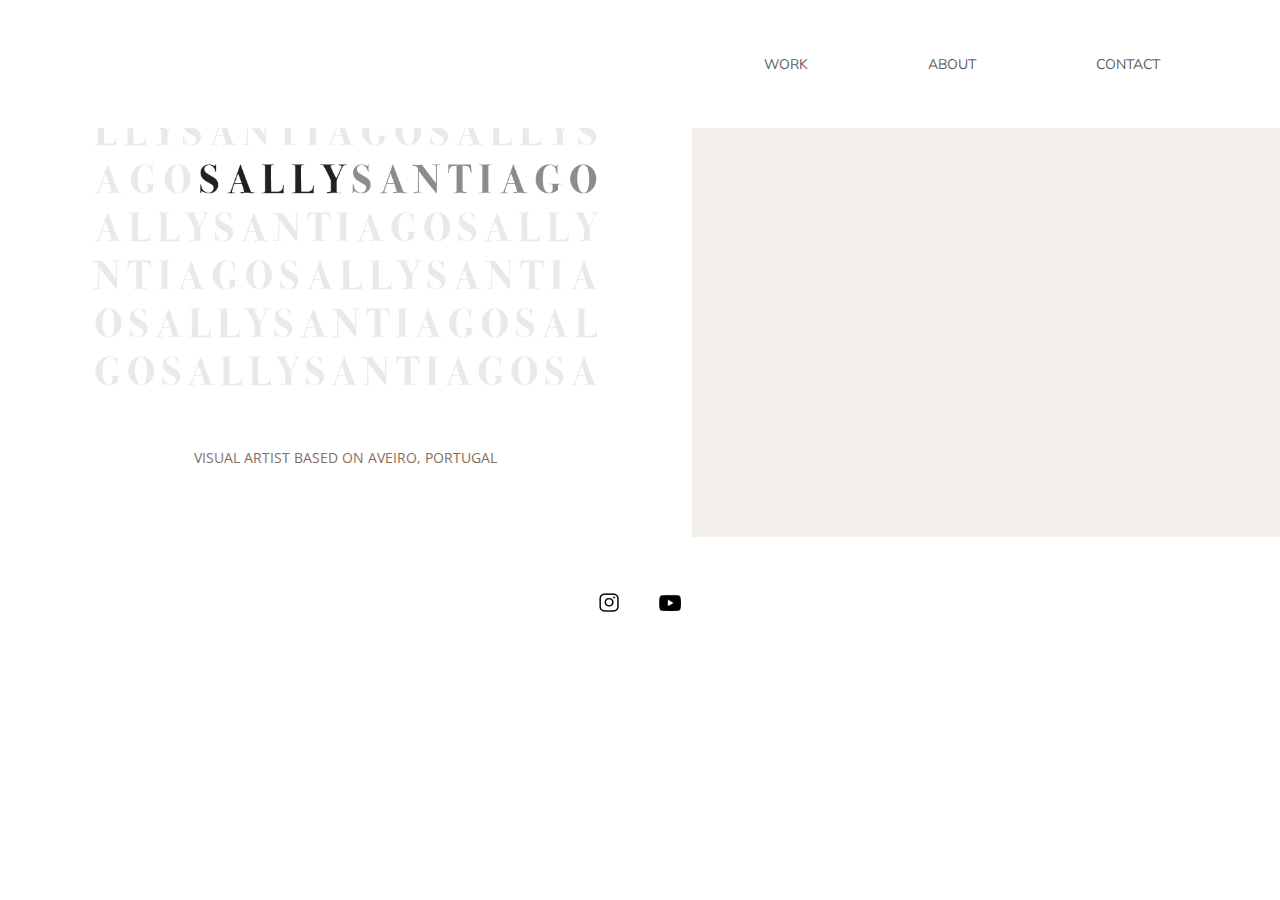
<file: index.html>
<!DOCTYPE html>
<html lang="en">
<head>
    <meta charset="UTF-8">
    <meta name="viewport" content="width=device-width, initial-scale=1.0">
    <link rel="stylesheet" href="style.css">
    <link rel="preconnect" href="https://fonts.gstatic.com">
    <link href="https://fonts.googleapis.com/css2?family=Open+Sans:wght@300;400;700&display=swap" rel="stylesheet">
    <link href="https://fonts.googleapis.com/css2?family=Cormorant:wght@300&family=Lato:wght@300&family=Nunito:wght@200&display=swap" rel="stylesheet">
    <title>Document</title>
</head>
<body>

    <nav>

        <div class="logo">
        </div>

        <ul class="nav-links">
            <li>
                <a href="work.html">work</a>
            </li>
            
            <li>
                <a href="about.html">about</a>
            </li>
            
            <li>
                <a href="contact.html">contact</a>
            </li>
            

        </ul>

        <div class="burger">
            <div class="line1"></div>
            <div class="line2"></div>
            <div class="line3"></div>
        </div>

    </nav>

    <div class="banner">

        <div class="bannerImgText">

            <div class="bannerImg"><img src="images/banner.png"></div>
            <div class="bannerText">
                <p>visual artist based on Aveiro, Portugal</p>
            </div>
            
        </div>

        <div class="bannerBox"></div>

    </div>

    <div class="socialmedia">
        
        <div class="instagram">
            <a href="https://www.instagram.com/sallysantiag/" target="_blank"><img src="images/instagramIcon2.png" alt="" srcset=""></a>
        </div>
        
        <div class="youtube">
            <a href="https://www.youtube.com/" target="_blank"><img src="images/youtubeIcon.png" alt=""></a>
        </div>

    </div>

    
    <script src="app.js"></script>
</body>
</html>
</file>
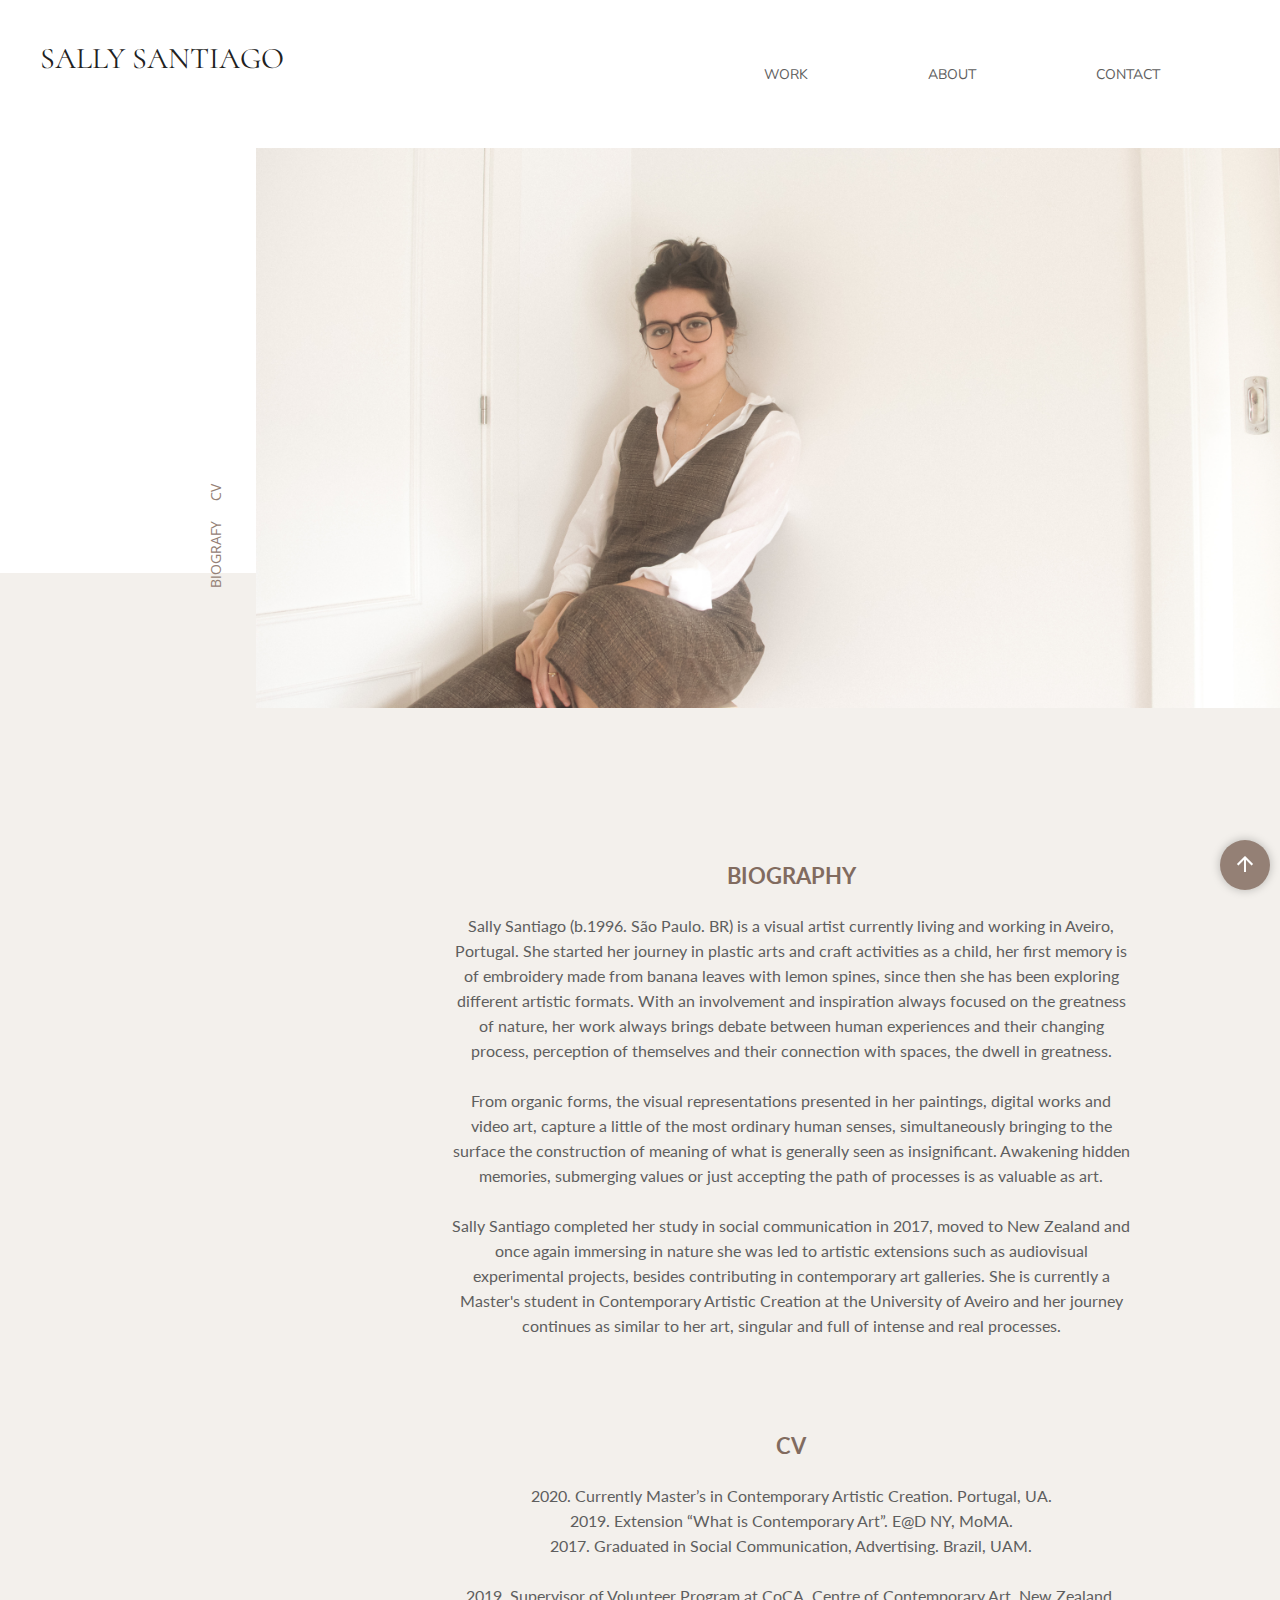
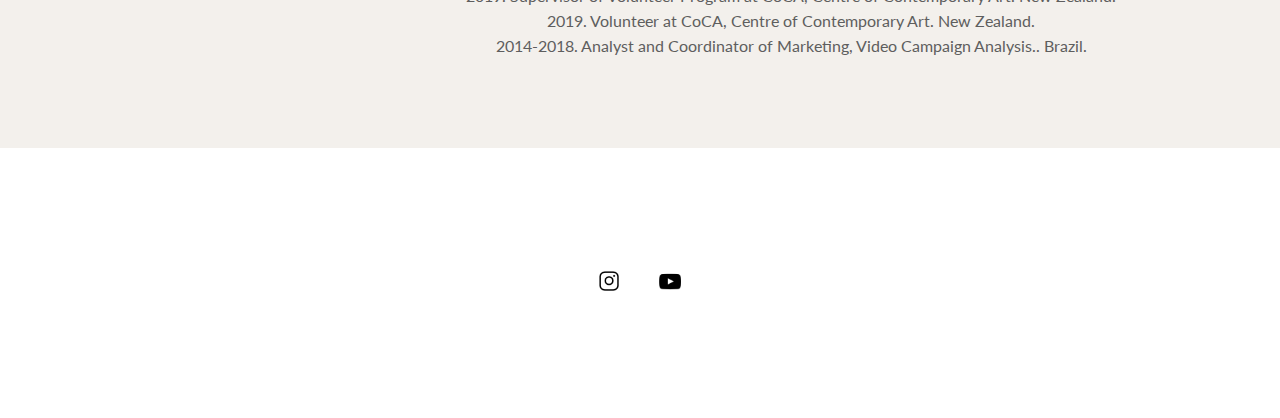
<file: about.html>
<!DOCTYPE html>
<html lang="en">
<head>
    <meta charset="UTF-8">
    <meta name="viewport" content="width=device-width, initial-scale=1.0">
    <link rel="stylesheet" href="style.css">
    <link rel="preconnect" href="https://fonts.gstatic.com">
    <link href="https://fonts.googleapis.com/css2?family=Open+Sans:wght@300;400;700&display=swap" rel="stylesheet">
    <link href="https://fonts.googleapis.com/css2?family=Cormorant:wght@300&family=Lato:wght@300&family=Nunito:wght@200&display=swap" rel="stylesheet">
    <link rel="stylesheet" href="https://fonts.googleapis.com/icon?family=Material+Icons">
    <title>Document</title>
</head>
<body>

    <nav>

        <div class="logo2">
            <p> <a href="index.html">Sally Santiago</a></p>
        </div>

        <ul class="nav-links">
            <li>
                <a href="work.html">work</a>
            </li>
            
            <li>
                <a href="about.html">about</a>
            </li>
            
            <li>
                <a href="contact.html">contact</a>
            </li>
        </ul>

        <div class="burger">
            <div class="line1"></div>
            <div class="line2"></div>
            <div class="line3"></div>
        </div>

    </nav>


    <div class="aboutBanner">
        <ul>    
            <li><a href="#cv">cv</a></li>
            <li><a href="#biografy">biografy</a></li>
        </ul>

        <img src="images/CV_BIOGRAPHY PHOTO.JPG" alt="">
        
    </div>

    

    <h1 class="informationsBackground"></h1>

    <div class="aboutInformations">
        
        <div class="biografy" id="biografy">
            <h1>BIOGRAPHY <br><br></h1>
            <p>Sally Santiago (b.1996. São Paulo. BR) is a visual artist currently living and working in Aveiro, Portugal. She
            started her journey in plastic arts and craft activities as a child, her first memory is of embroidery made from
            banana leaves with lemon spines, since then she has been exploring different artistic formats. With an
            involvement and inspiration always focused on the greatness of nature, her work always brings debate
            between human experiences and their changing process, perception of themselves and their connection
            with spaces, the dwell in greatness. <br><br></p>
            <p>From organic forms, the visual representations presented in her paintings, digital works and video art,
            capture a little of the most ordinary human senses, simultaneously bringing to the surface the construction of
            meaning of what is generally seen as insignificant. Awakening hidden memories, submerging values or just
            accepting the path of processes is as valuable as art.<br><br></p>
            <p>Sally Santiago completed her study in social communication in 2017, moved to New Zealand and once again
            immersing in nature she was led to artistic extensions such as audiovisual experimental projects, besides
            contributing in contemporary art galleries. She is currently a Master's student in Contemporary Artistic
            Creation at the University of Aveiro and her journey continues as similar to her art, singular and full of intense
            and real processes. <br><br><br><br> </p>
        </div>

        <div class="cv" id="cv">
            <h1>CV<br><br></h1>
            <ul>
                <li>2020. Currently Master’s in Contemporary Artistic Creation. Portugal, UA. 
                </li>
                <li>2019. Extension “What is Contemporary Art”. E@D NY, MoMA. 
                </li>
                <li>2017. Graduated in Social Communication, Advertising. Brazil, UAM. <br><br>
                </li>
                <li>2019. Supervisor of Volunteer Program at CoCA, Centre of Contemporary Art. New Zealand. 
                </li>
                <li>2019. Volunteer at CoCA, Centre of Contemporary Art. New Zealand.
                </li>
                <li>2014-2018. Analyst and Coordinator of Marketing, Video Campaign Analysis.. Brazil. 
                </li>
                    
            </ul>
        </div>

    </div>

    <button id="btnScrollToTop">
        <i class="material-icons">arrow_upward</i>
    </button>

    <div class="socialmedia2">
        
        <div class="instagram2">
            <a href="https://www.instagram.com/sallysantiag/" target="_blank"><img src="images/instagramIcon2.png" alt="" srcset=""></a>
        </div>

        <div class="youtube2">
            <a href="https://www.youtube.com/" target="_blank"><img src="images/youtubeIcon.png" alt=""></a>
        </div>
    </div>


    
    <script src="app.js"></script>
</body>
</html>
</file>
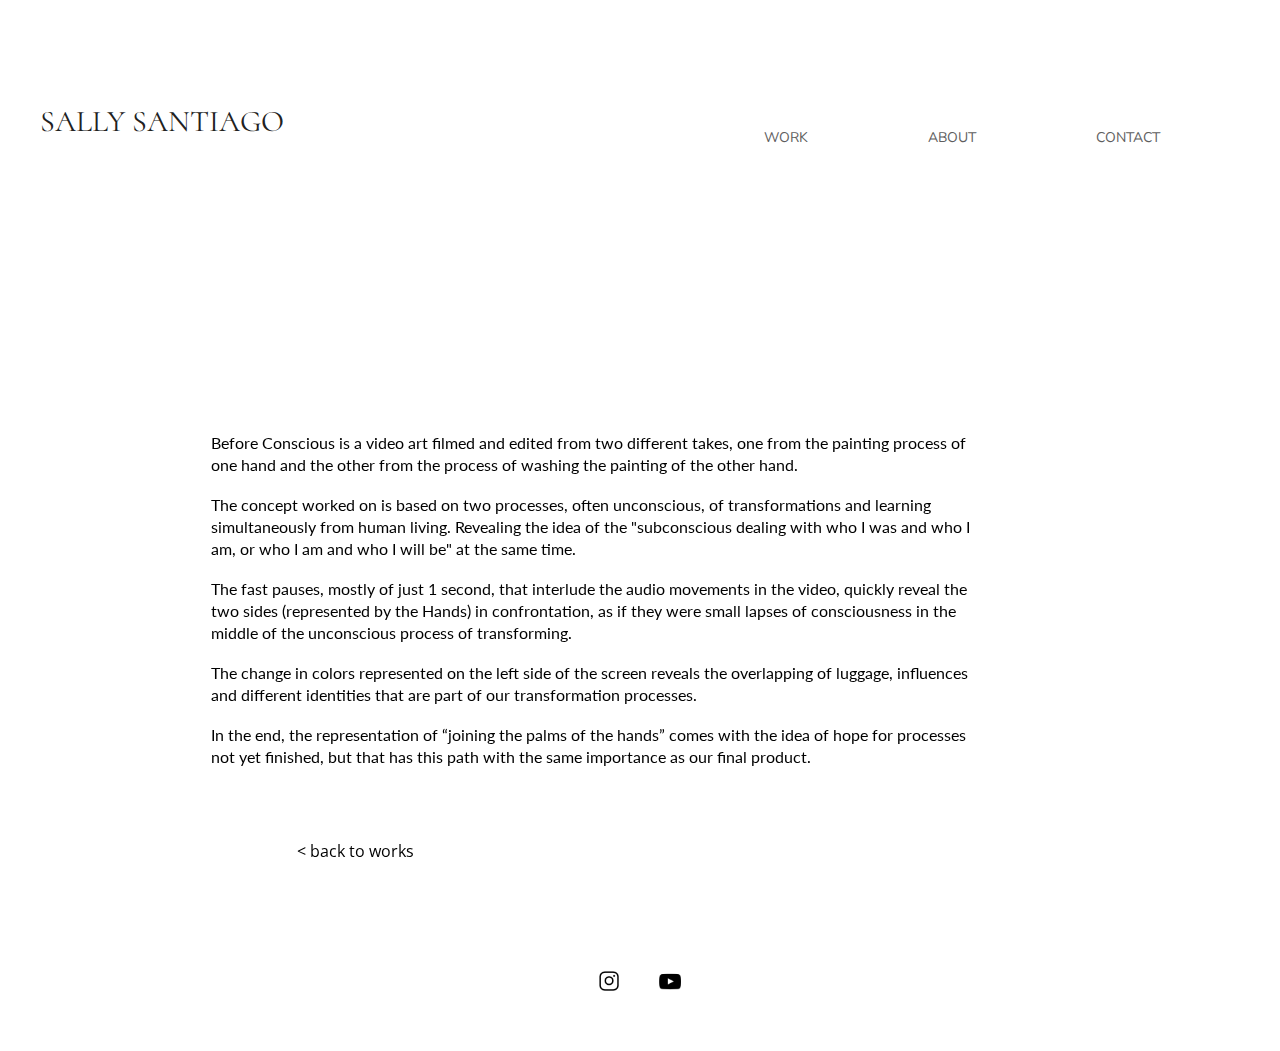
<file: beforeconscious.html>
<!DOCTYPE html>
<html lang="en">
<head>
    <meta charset="UTF-8">
    <meta name="viewport" content="width=device-width, initial-scale=1.0">
    <link rel="stylesheet" href="style.css">
    <link rel="preconnect" href="https://fonts.gstatic.com">
    <link href="https://fonts.googleapis.com/css2?family=Open+Sans:wght@300;400;700&display=swap" rel="stylesheet">
    <link href="https://fonts.googleapis.com/css2?family=Cormorant:wght@300&family=Lato:wght@300&family=Nunito:wght@200&display=swap" rel="stylesheet">
    <title>Document</title>
</head>
<body>

    <nav>

        <div class="logo2">
            <p> <a href="index.html">Sally Santiago</a></p>
        </div>

        <ul class="nav-links">
            <li>
                <a href="work.html">work</a>
            </li>
            
            <li>
                <a href="about.html">about</a>
            </li>
            
            <li>
                <a href="contact.html">contact</a>
            </li>
            

        </ul>

        <div class="burger">
            <div class="line1"></div>
            <div class="line2"></div>
            <div class="line3"></div>
        </div>

    </nav>

    <div class="workDescriptionBeforeConscious">
        <iframe width="560" height="315" src="https://www.youtube.com/embed/nQ_869amSkg?controls=0" frameborder="0" allow="accelerometer; autoplay; clipboard-write; encrypted-media; gyroscope; picture-in-picture" allowfullscreen></iframe>

        <div class="descriptionBeforeConscious">
            <h4>BEFORE CONSCIOUS</h4>
            <ul>
                <li>2020</li>
                <li>2:01 min</li>
                <li>Video Art (color, sound)
                </li>
            </ul>
        </div>

        <div class="contentBeforeConscious">
            <p>Before Conscious is a video art filmed and edited from two different takes, one from the painting process of one hand and the other from the process of washing the painting of the other hand.</p>

            <p>The concept worked on is based on two processes, often unconscious, of transformations and learning simultaneously from human living. Revealing the idea of the "subconscious dealing with who I was and who I am, or who I am and who I will be" at the same time.</p>

            <p>The fast pauses, mostly of just 1 second, that interlude the audio movements in the video, quickly reveal the two sides (represented by the Hands) in confrontation, as if they were small lapses of consciousness in the middle of the unconscious process of transforming.</p>

            <p>The change in colors represented on the left side of the screen reveals the overlapping of luggage, influences and different identities that are part of our transformation processes.</p>

            <p>In the end, the representation of “joining the palms of the hands” comes with the idea of hope for processes not yet finished, but that has this path with the same importance as our final product.</p>
        </div>

    </div>

    <div class="backToWork"><a href="work.html">  &lt; Back to works</a></div>

    
    <div class="socialmedia">
        
        <div class="instagram">
            <a href="https://www.instagram.com/sallysantiag/" target="_blank"><img src="images/instagramIcon2.png" alt="" srcset=""></a>
        </div>

        <div class="youtube">
            <a href="https://www.youtube.com/" target="_blank"><img src="images/youtubeIcon.png" alt=""></a>
        </div>

    </div>

    
    <script src="app.js"></script>
</body>
</html>
</file>
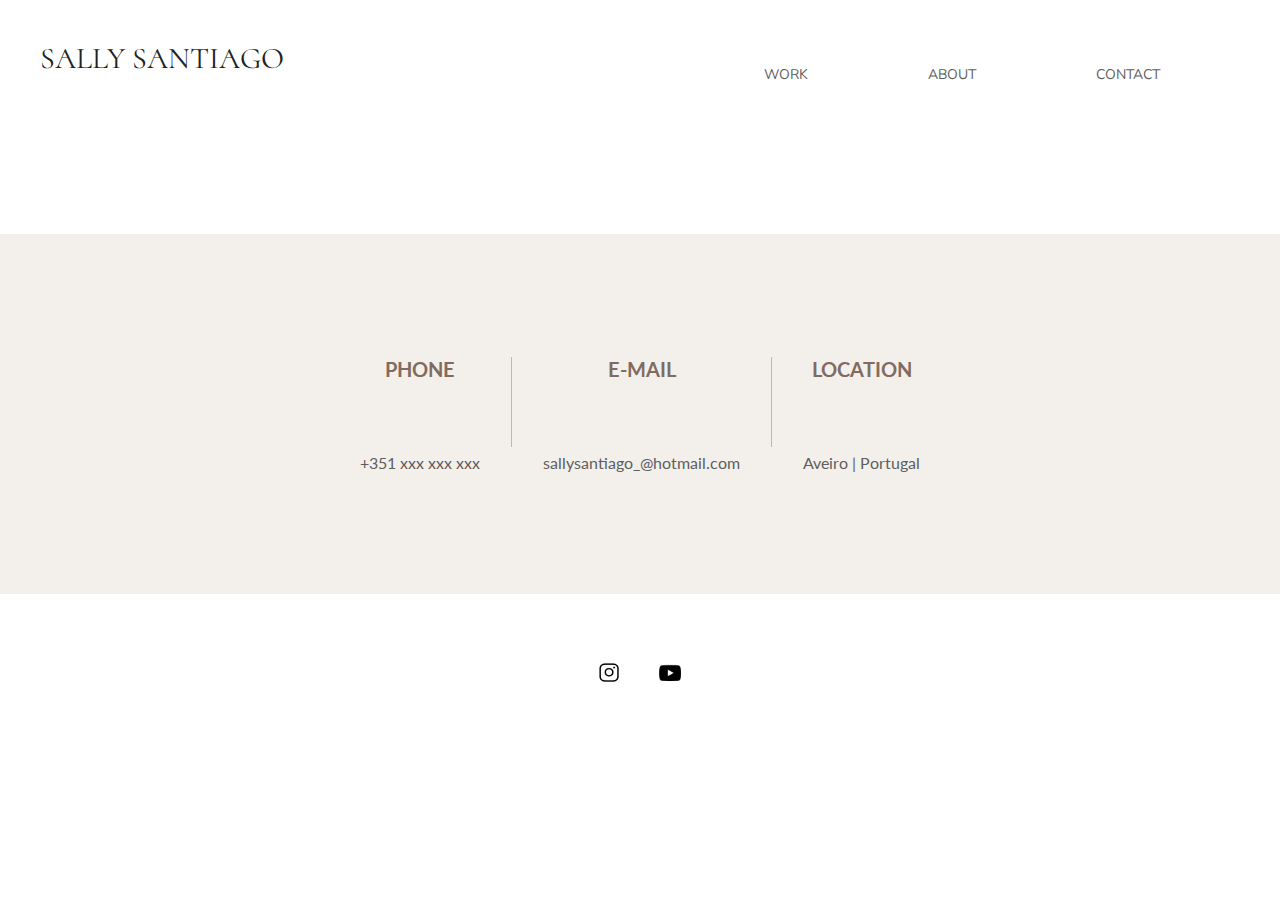
<file: contact.html>
<!DOCTYPE html>
<html lang="en">
<head>
    <meta charset="UTF-8">
    <meta name="viewport" content="width=device-width, initial-scale=1.0">
    <link rel="stylesheet" href="style.css">
    <link rel="preconnect" href="https://fonts.gstatic.com">
    <link href="https://fonts.googleapis.com/css2?family=Open+Sans:wght@300;400;700&display=swap" rel="stylesheet">
    <link href="https://fonts.googleapis.com/css2?family=Cormorant:wght@300&family=Lato:wght@300&family=Nunito:wght@200&display=swap" rel="stylesheet">
    <title>Document</title>
</head>
<body>

    <nav>

        <div class="logo2">
            <p> <a href="index.html">Sally Santiago</a></p>
        </div>

        <ul class="nav-links">
            <li>
                <a href="work.html">work</a>
            </li>
            
            <li>
                <a href="about.html">about</a>
            </li>
            
            <li>
                <a href="contact.html">contact</a>
            </li>
        </ul>

        <div class="burger">
            <div class="line1"></div>
            <div class="line2"></div>
            <div class="line3"></div>
        </div>

    </nav>

    <div class="contact">
        <div class="backBox"></div>

        <div class="contactContent">
            
            <ul>
                <li class="firstLi">Phone</li>
                <li class="secondLi">+351 xxx xxx xxx</li>
            </ul>
            
            <div class="borderTest"></div>

            <ul>
                <li class="firstLi">E-mail</li>
                <li class="secondLi">sallysantiago_@hotmail.com</li>
            </ul>

            <div class="borderTest"></div>

            <ul>
                <li class="firstLi">Location</li>
                <li class="secondLi">Aveiro | Portugal</li>
            </ul>

        </div>
    </div>

    <div class="socialmedia3">
        
        <div class="instagram3">
            <a href="https://www.instagram.com/sallysantiag/" target="_blank"><img src="images/instagramIcon2.png" alt="" srcset=""></a>
        </div>
        
        <div class="youtube3">
            <a href="https://www.youtube.com/" target="_blank"><img src="images/youtubeIcon.png" alt=""></a>
        </div>

    </div>

    
    <script src="app.js"></script>
</body>
</html>
</file>
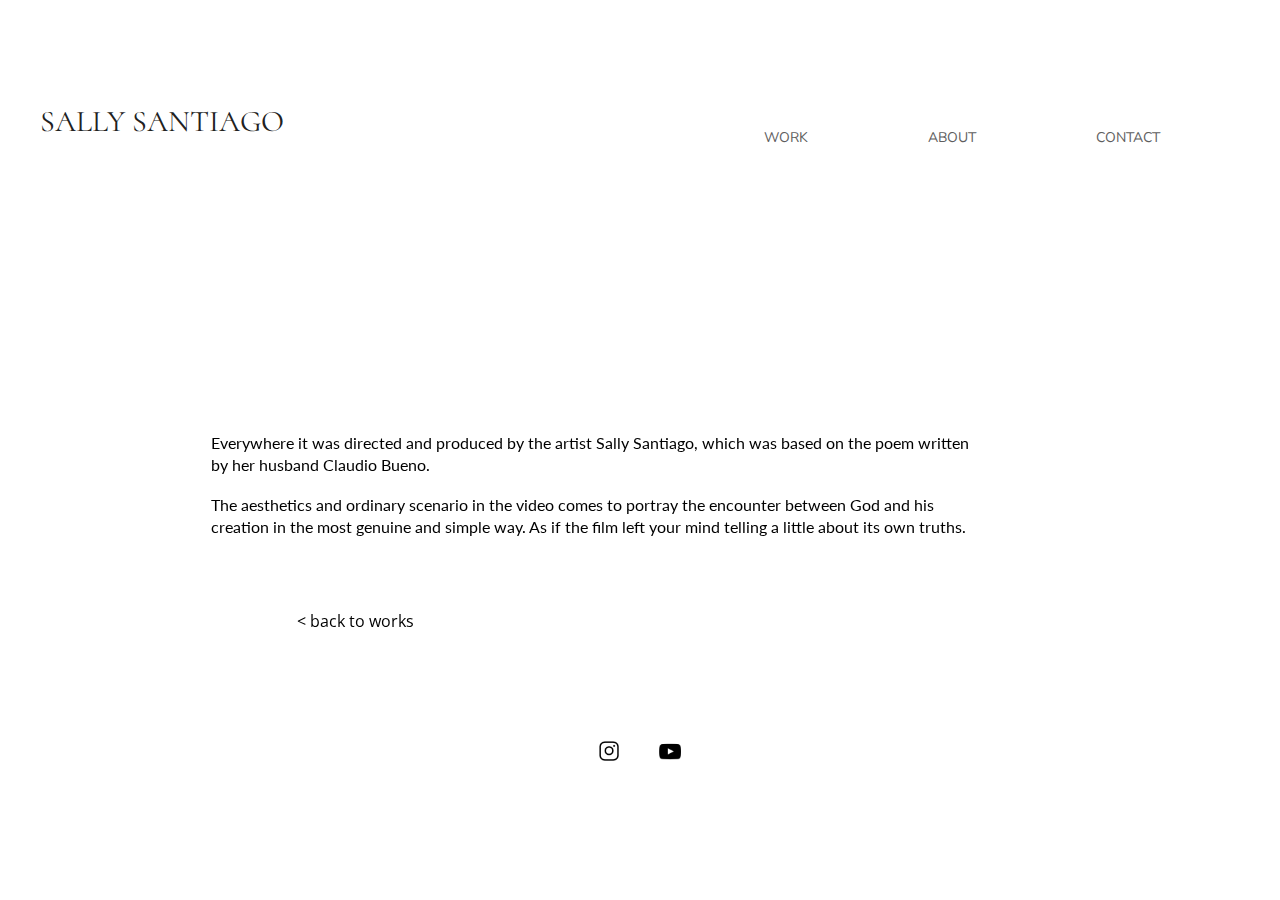
<file: everywhere.html>
<!DOCTYPE html>
<html lang="en">
<head>
    <meta charset="UTF-8">
    <meta name="viewport" content="width=device-width, initial-scale=1.0">
    <link rel="stylesheet" href="style.css">
    <link rel="preconnect" href="https://fonts.gstatic.com">
    <link href="https://fonts.googleapis.com/css2?family=Open+Sans:wght@300;400;700&display=swap" rel="stylesheet">
    <link href="https://fonts.googleapis.com/css2?family=Cormorant:wght@300&family=Lato:wght@300&family=Nunito:wght@200&display=swap" rel="stylesheet">
    <title>Document</title>
</head>
<body>

    <nav>

        <div class="logo2">
            <p> <a href="index.html">Sally Santiago</a></p>
        </div>

        <ul class="nav-links">
            <li>
                <a href="work.html">work</a>
            </li>
            
            <li>
                <a href="about.html">about</a>
            </li>
            
            <li>
                <a href="contact.html">contact</a>
            </li>
            

        </ul>

        <div class="burger">
            <div class="line1"></div>
            <div class="line2"></div>
            <div class="line3"></div>
        </div>

    </nav>

    <div class="workDescriptionEverywhere">
        <iframe width="560" height="315" src="https://www.youtube.com/embed/ibxP2PMujqY" frameborder="0" allow="accelerometer; autoplay; clipboard-write; encrypted-media; gyroscope; picture-in-picture" allowfullscreen></iframe>

        <div class="descriptionEverywhere">
            <h4>everywhere</h4>
            <ul>
                <li>2020</li>
                <li>2:42 min</li>
                <li>Short Film (color, sound)</li>
            </ul>
        </div>

        <div class="contentEverywhere">
            <p>Everywhere it was directed and produced by the artist Sally Santiago, which was based on the poem written by her husband Claudio Bueno.</p>

            <p>The aesthetics and ordinary scenario in the video comes to portray the encounter between God and his creation in the most genuine and simple way. As if the film left your mind telling a little about its own truths.</p>

        </div>

    </div>

    <div class="backToWork"><a href="work.html">  &lt; Back to works</a></div>

    
    <div class="socialmedia">
        
        <div class="instagram">
            <a href="https://www.instagram.com/sallysantiag/" target="_blank"><img src="images/instagramIcon2.png" alt="" srcset=""></a>
        </div>

        <div class="youtube">
            <a href="https://www.youtube.com/" target="_blank"><img src="images/youtubeIcon.png" alt=""></a>
        </div>

    </div>

    
    <script src="app.js"></script>
</body>
</html>
</file>
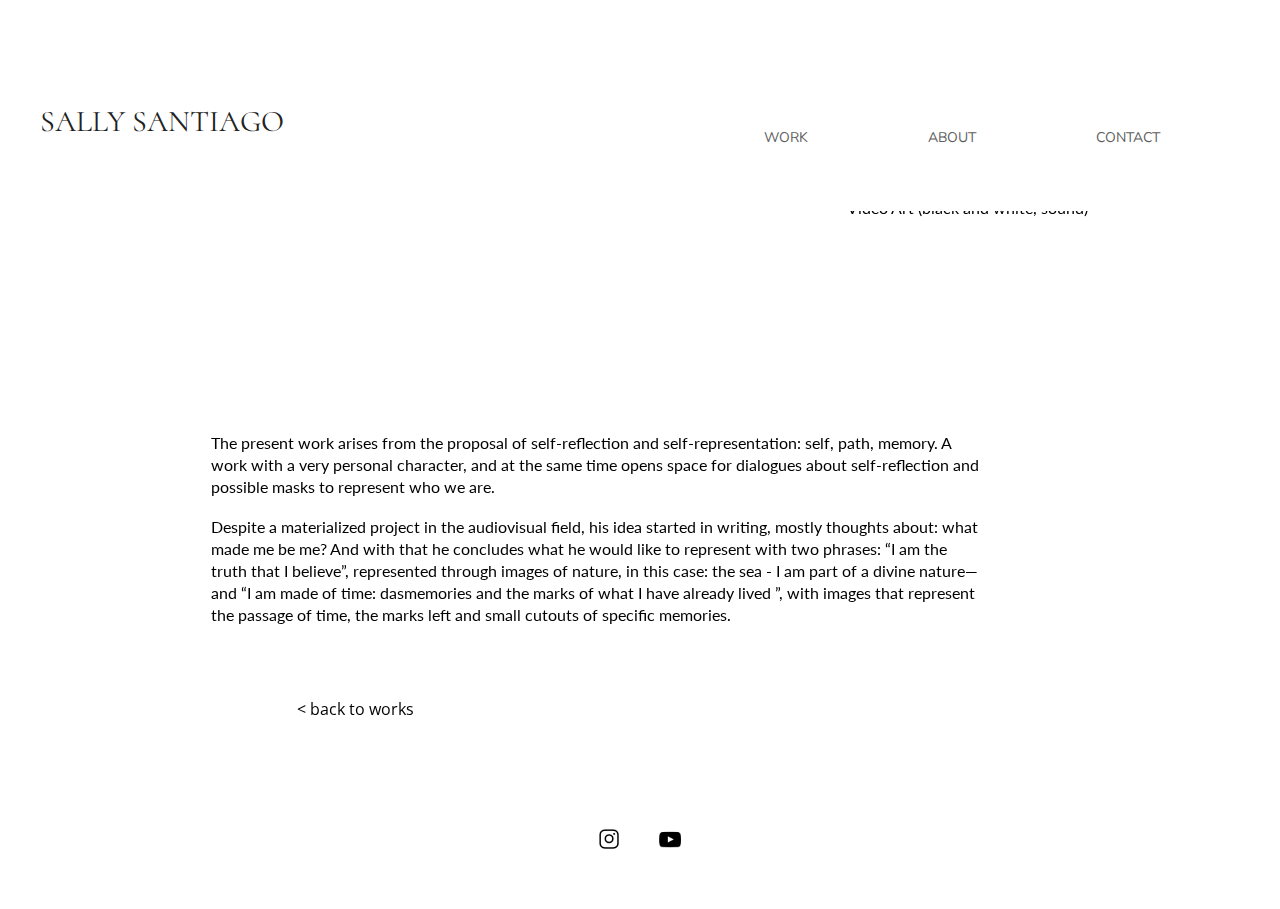
<file: verdadeTempo.html>
<!DOCTYPE html>
<html lang="en">
<head>
    <meta charset="UTF-8">
    <meta name="viewport" content="width=device-width, initial-scale=1.0">
    <link rel="stylesheet" href="style.css">
    <link rel="preconnect" href="https://fonts.gstatic.com">
    <link href="https://fonts.googleapis.com/css2?family=Open+Sans:wght@300;400;700&display=swap" rel="stylesheet">
    <link href="https://fonts.googleapis.com/css2?family=Cormorant:wght@300&family=Lato:wght@300&family=Nunito:wght@200&display=swap" rel="stylesheet">
    <title>Document</title>
</head>
<body>

    <nav>

        <div class="logo2">
            <p> <a href="index.html">Sally Santiago</a></p>
        </div>

        <ul class="nav-links">
            <li>
                <a href="work.html">work</a>
            </li>
            
            <li>
                <a href="about.html">about</a>
            </li>
            
            <li>
                <a href="contact.html">contact</a>
            </li>
            

        </ul>

        <div class="burger">
            <div class="line1"></div>
            <div class="line2"></div>
            <div class="line3"></div>
        </div>

    </nav>

    <div class="workDescriptionVerdadeTempo">
        <iframe width="560" height="315" src="https://www.youtube.com/embed/tCJVSv4qewU" frameborder="0" allow="accelerometer; autoplay; clipboard-write; encrypted-media; gyroscope; picture-in-picture" allowfullscreen></iframe>

        <div class="descriptionVerdadeTempo">
            <h4>da verdade e do tempo</h4>
            <h5>of truth and time</h3>
            <ul>
                <li>2020</li>
                <li>3:38 min</li>
                <li>Video Art (black and white, sound)
                </li>
            </ul>
        </div>

        <div class="contentVerdadeTempo">
            <p>The present work arises from the proposal of self-reflection and self-representation: self, path, memory. A work with a very personal character, and at the same time opens space for dialogues about self-reflection and possible masks to represent who we are.</p>

            <p>Despite a materialized project in the audiovisual field, his idea started in writing, mostly thoughts about: what made me be me? And with that he concludes what he would like to represent with two phrases: “I am the truth that I believe”, represented through images of nature, in this case: the sea - I am part of a divine nature— and “I am made of time: dasmemories and the marks of what I have already lived ”, with images that represent the passage of time, the marks left and small cutouts of specific memories.</p>
        </div>

    </div>

    <div class="backToWork"><a href="work.html">  &lt; Back to works</a></div>

    
    <div class="socialmedia">
        
        <div class="instagram">
            <a href="https://www.instagram.com/sallysantiag/" target="_blank"><img src="images/instagramIcon2.png" alt="" srcset=""></a>
        </div>

        <div class="youtube">
            <a href="https://www.youtube.com/" target="_blank"><img src="images/youtubeIcon.png" alt=""></a>
        </div>

    </div>

    
    <script src="app.js"></script>
</body>
</html>
</file>
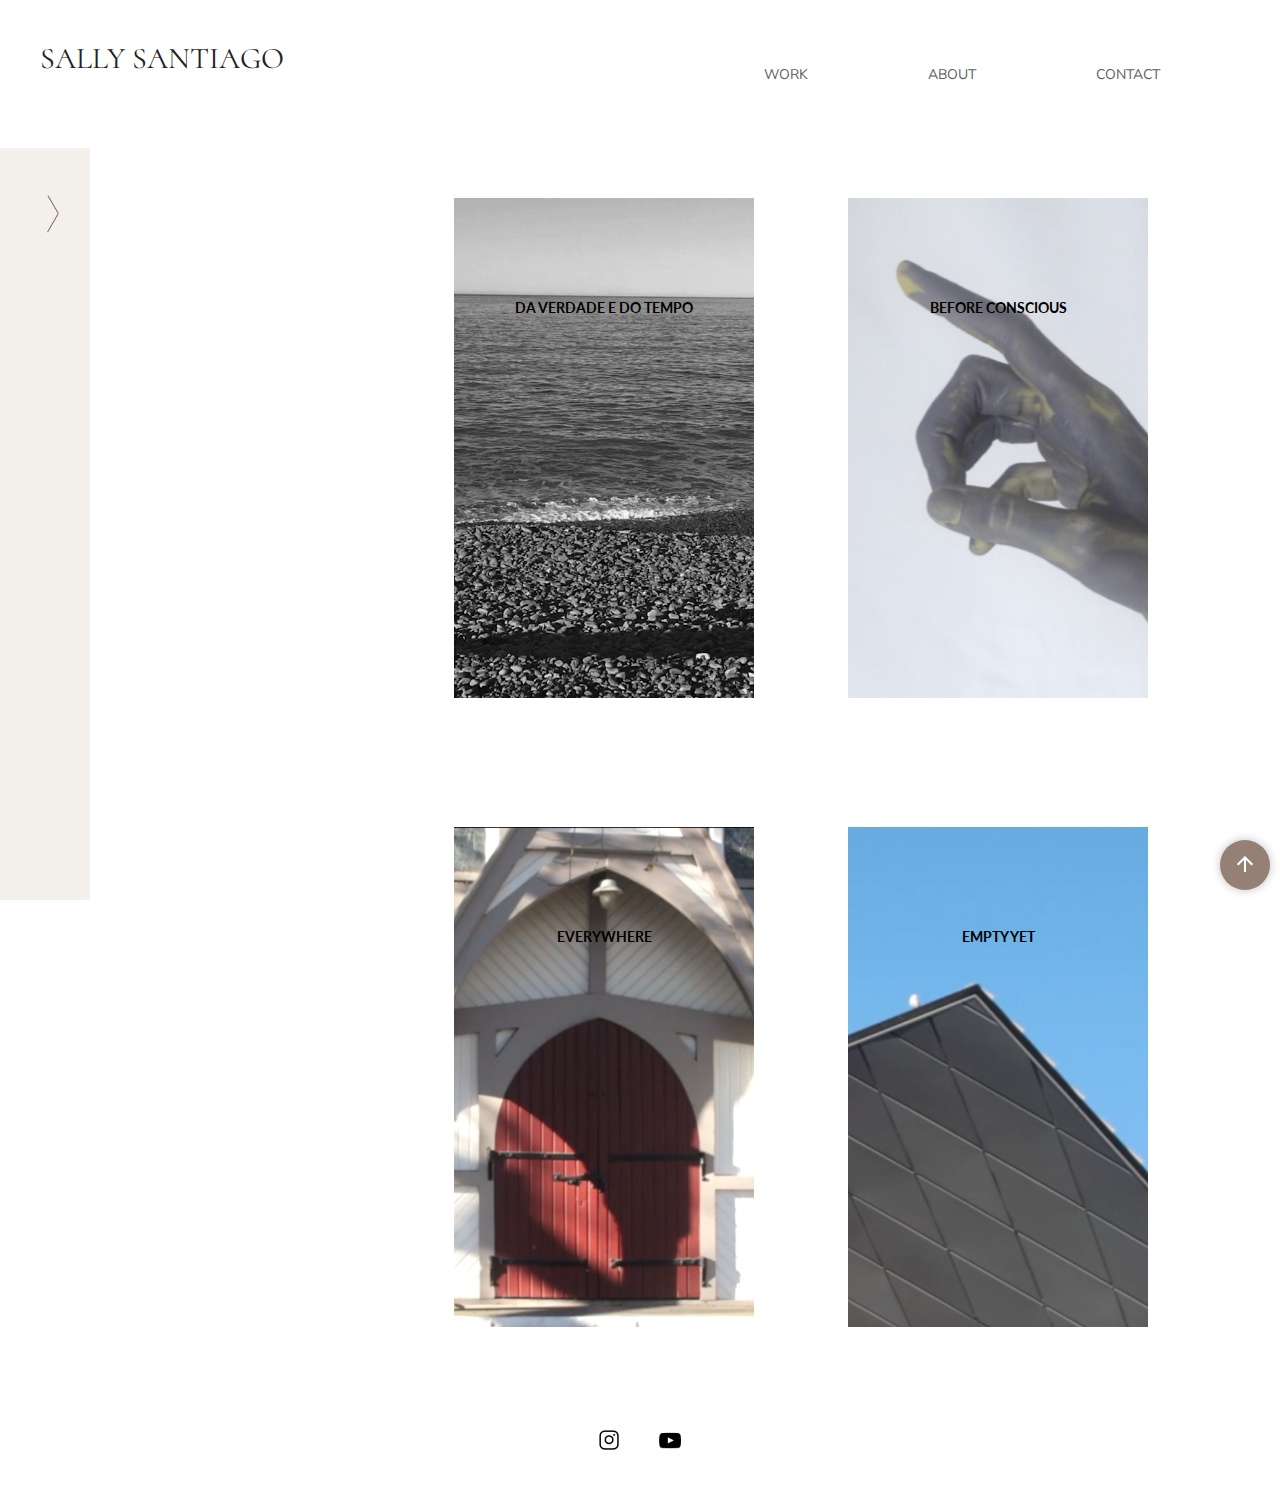
<file: work.html>
<!DOCTYPE html>
<html lang="en">
<head>
    <meta charset="UTF-8">
    <meta name="viewport" content="width=device-width, initial-scale=1.0">
    <link rel="stylesheet" href="style.css">
    <link rel="preconnect" href="https://fonts.gstatic.com">
    <link href="https://fonts.googleapis.com/css2?family=Open+Sans:wght@300;400;700&display=swap" rel="stylesheet">
    <link href="https://fonts.googleapis.com/css2?family=Cormorant:wght@300&family=Lato:wght@300&family=Nunito:wght@200&display=swap" rel="stylesheet">
    <link rel="stylesheet" href="https://fonts.googleapis.com/icon?family=Material+Icons">
    <title>Document</title>
</head>
<body>
    
    <nav>

        <div class="logo2">
            <p> <a href="index.html">Sally Santiago</a></p>
        </div>

        <ul class="nav-links">
            <li>
                <a href="work.html">work</a>
            </li>
            
            <li>
                <a href="about.html">about</a>
            </li>
            
            <li>
                <a href="contact.html">contact</a>
            </li>
            

        </ul>

        <div class="burger">
            <div class="line1"></div>
            <div class="line2"></div>
            <div class="line3"></div>
        </div>

    </nav>


    <div class="worksContainer">

        <div class="workCategoriesMenu">
            <ul>
                <li><a href="">painting/draw</a></li>
                <li><a href="">video art</a></li>
                <li><a href="">graphic art</a></li>
                <li><a href="">inflation</a></li>
                <li><a href="">ceramic</a></li>
                <li><a href="">tatoo</a></li>
            </ul>

            <div class="holdShowsMenu">
                <div class="line4"></div>
                <div class="line5"></div>
            </div>
        </div>
        
        <div class="line1works">
            
            
            <div class="verdadeTempo">
                
                <a href="verdadeTempo.html">
                <img src="images/da verdade e do tempo.png">
                
                <div class="verdadeTempoText">
                    <h3>da verdade e do tempo</h3> 
                    <br><h4>click to view</h4>
                </div>
                </a>
                
            </div>


            <div class="beforeConcious">
                
                <a href="beforeconscious.html">
                <img src="images/beforeconcious.jpg">
                

                <div class="beforeConciousText">
                    <h3>before conscious</h3>
                    <br><h4>click to view</h4>
                </div>
                </a>

            </div>

        </div>    
        
        <div class="line2works">
            
            
            <div class="everywhere">
                
                <a href="everywhere.html">
                <img src="images/everywhere.png">
                
                <div class="everywhereText">
                    <h3>everywhere</h3> 
                    <br><h4>click to view</h4>
                </div>
                </a>
                
            </div>


            <div class="empty">
                
                <a href="">
                <img src="images/everywhere2.png">
                

                <div class="emptyText">
                    <h3>empty yet</h3>
                    <br><h4>click to view</h4>
                </div>
                </a>

            </div>

        </div>    
        
    </div>

    <button id="btnScrollToTop">
        <i class="material-icons">arrow_upward</i>
    </button>

    <div class="socialmedia">
        
        <div class="instagram">
            <a href="https://www.instagram.com/sallysantiag/" target="_blank"><img src="images/instagramIcon2.png" alt="" srcset=""></a>
        </div>

        <div class="youtube">
            <a href="https://www.youtube.com/" target="_blank"><img src="images/youtubeIcon.png" alt=""></a>
        </div>

    </div>

    
    <script src="app.js"></script>
</body>
</html>
</file>
<file: style.css>
/* font-family: 'Open Sans', sans-serif; */
/* font-family: 'Cormorant', serif;
font-family: 'Lato', sans-serif;
font-family: 'Nunito', sans-serif; */

*{
    margin: 0px;
    padding: 0px;
    box-sizing: border-box;
}




body{
    font-family: 'Open Sans', sans-serif;
}

.logo{
    background-image: url("images/Logo.png");
    background-repeat: no-repeat;
    background-size: contain;
    margin-top: 20px;
    margin-left: 40px;
    width: 300px;
    height: 12vh;
    list-style: none;
    opacity: 0;
}

.logo2{
    margin-top: 40px;
    margin-left: 40px;
    height: 12vh;
}

.logo2 a{
    text-decoration: none;
    font-size: 30px;
    text-transform: uppercase;
    font-family: 'Cormorant', serif;
    color: rgb(33, 33, 33);
}

nav{
    display: flex;
    justify-content: space-between;
    align-items: center;
    min-height: 8vh;
    background-color: white;
    width: 100%;
    position: fixed;
    z-index: 999;
}

.nav-links{
    display: flex;
    justify-content: flex-end;
    align-items: center;
    list-style: none;
    font-size: 14px;
}


.nav-links a{
    text-decoration: none;
    text-transform: uppercase;
    color: rgb(94, 94, 94);
    padding-right: 120px;
    font-family: 'Nunito', sans-serif
}

.nav-links a:hover{
    color: rgb(235, 235, 235);
}

.burger div{
    width: 21px;
    height: 3px;
    margin: 4px;
    background-color: rgb(94, 94, 94);
    transition: all 0.5s ease;
}

.burger{
    display: none;
    cursor: pointer;
}

@media screen and (max-width:768px){
    body{
        overflow-x: hidden;
    }
    
    .nav-links{
        position: absolute;
        z-index: 1;
        right: 0px;
        height: 30vh;
        top: 15vh;
        display: flex;
        flex-direction: column;
        align-items: flex-start;
        justify-content: space-between;
        width: 30%;
        transform: translateX(100%);
        font-size: 14px;
        background-color: white;
        padding-bottom: 20px;
    }

    .nav-links li{
        opacity: 0;
    }

    .nav-links a{
        text-decoration: none;
        text-transform: uppercase;
        color: rgb(94, 94, 94);
        padding-right: 0px;
        padding-left: 20px;
        font-family: 'Nunito', sans-serif
    }

    .burger{
        display: block;
        cursor: pointer;
        margin-right: 30px;
    }

}

.nav-active{
    transform: translateX(0%);
}

@keyframes navLinkFade{
    from{
        opacity: 0;
        transform: translateX(50px);
    }

    to{
        opacity: 1;
        transform: translateX(0px);
    }

}

.toggle .line1{
    transform: rotate(-45deg) translate(-4px,6px);
}

.toggle .line2{
    opacity: 0;
}
.toggle .line3{
    transform: rotate(45deg) translate(-4px,-6px);
}

.bannerImgText{
    width: 100%;
    display: flex;
    flex-direction: column;
    align-items: center;
}

.bannerImg img{
    display: block;
    margin-left: auto;
    margin-right: auto;
    width: 100%;
}


.bannerText{
    color: rgb(132, 110, 97);
    font-size: 14px;
    text-transform: uppercase;
    margin-bottom: 70px;
}


.banner{
    display: flex;
    justify-content: space-between;
}


.bannerBox{
    background-color: rgb(243, 240, 236);
    width: 85%;
}

@media screen and (max-width:1025px){
    .banner{
        display: block;
    }

    .bannerText{
        color: rgb(132, 110, 97);
        font-size: 12px;
        text-transform: uppercase;
        margin-bottom: 30px;
    }


    .bannerBox{
        background-color: rgb(243, 240, 236);
        height: 20vh;
        width: 100%;
        margin-top: 4vh;
    }

    .bannerImgText{
        padding-top: 8vh;
    }
}

.aboutBanner{
    display: flex;
    align-items: flex-end;
    justify-content: flex-end;
    padding-top: 100px;
}

.aboutBanner a{
    text-decoration: none;
    color: rgb(148, 128, 117);
    font-size: 14px;
}

.aboutBanner ul li:nth-child(2){
    margin-bottom: 120px;
    margin-right: 30px;
}

.aboutBanner ul li:nth-child(1){
    margin-bottom: 20px;
    margin-right: 30px;
}

.aboutBanner ul li{
    transform: rotate(-180deg);
    /* margin-bottom: 120px; */
    writing-mode: vertical-rl;
    text-orientation: sideways-right;
    text-transform: uppercase;
    list-style: none;
}


.aboutBanner img{
    display: block;
    margin-left: 0;
    margin-right: 0;
    width: 80%;
}

.informationsBackground{
    background-color:  rgb(243, 240, 236);
    width: 100%;
    height: 160vh;
    margin-top: -15vh;
}

.aboutInformations{
    display: flex;
    flex-direction: column;
    width: 100%;
    align-items: flex-end;
    text-align: center;
    margin-top: -130vh;
    color: rgb(94, 94, 94);
    font-size: 16px;
    font-family: 'Lato', sans-serif;
    padding-right: 150px;
}

.aboutInformations h1{
    color: rgb(129, 107, 95) ;
    font-size: 22px;
}

.cv ul{
    list-style: none;
}

.cv ul li:nth-child(6){
    padding-bottom: 10vh;
}

.biografy, .cv{
    width: 60%;
    padding-top: 20px;
    line-height: 25px;
}

@media screen and (max-width:1025px){

    .informationsBackground{
        background-color:  rgb(243, 240, 236);
        width: 100%;
        height: 170vh;
        margin-top: -5vh;
    }

    .aboutInformations{
        display: flex;
        flex-direction: column;
        width: 100%;
        align-items: center;
        text-align: center;
        margin-top: -150vh;
        color: rgb(94, 94, 94);
        font-size: 14px;
        padding-right: 0px;
    }

    .aboutInformations h1{
        color: rgb(129, 107, 95) ;
        font-size: 18px;
    }

    .aboutBanner a{
        text-decoration: none;
        color: rgb(132, 110, 97);
        font-size: 12px;
    }
    
    .aboutBanner ul li:nth-child(2){
        margin-bottom: 40px;
    }
    
    .aboutBanner ul li:nth-child(1){
        margin-bottom: 20px;
    }

    .biografy, .cv{
        width: 80%;
    }

    .cv ul li:nth-child(6){
        padding-bottom: 10vh;
    }

    .logo2{
        margin-top: 40px;
        margin-left: 40px;
        height: 12vh;
    }

    .logo2 a{
        text-decoration: none;
        font-size: 20px;
        text-transform: uppercase;
        font-family: 'Cormorant', serif;
        color: rgb(33, 33, 33);
    }
    
}

.contact{
    padding-top: 22vh;
    height: 70vh;
    display: flex;
    align-items: center;
}

.backBox{
    background-color: rgb(243, 240, 236);
    width: 100%;
    height: 40vh;
    position: absolute;
}

.contactContent{
    display: flex;
    position: relative;
    width: 100%;
    justify-content: space-between;
    text-align: center;
    margin-left: 40vh;
    margin-right: 40vh;
}

.contactContent ul{
    list-style: none;
}

.contactContent li{
    font-family: 'Lato', sans-serif;
}

.firstLi{
    font-size: 20px;
    color: rgb(129, 107, 95);
    text-transform: uppercase;
    padding-bottom: 8vh;
    font-weight: bolder;
}

.secondLi{
    font-size: 16px;
    color: rgb(94, 94, 94);
}

.borderTest{
    border-right: solid;
    border-width: 1px;
    height: 10vh;
    border-color: rgb(185, 186, 181);
}

@media screen and (max-width:1025px){
    .contactContent{
        display: flex;
        flex-direction: column;
        position: relative;
        width: 100%;
        justify-content: space-around;
        text-align: center;
        margin-left: 0vh;
        margin-right: 0vh;
        margin-top: 22vh;
    }

    .borderTest{
        border-right: solid;
        border-width: 0px;
        height: 0vh;
        border-color: rgb(185, 186, 181);
    }


    .firstLi{
        font-size: 20px;
        color: rgb(129, 107, 95);
        text-transform: uppercase;
        padding-bottom: 5vh;
        font-weight: bolder;
    }

    .secondLi{
        font-size: 16px;
        color: rgb(94, 94, 94);
        margin-bottom: 15vh;
    }

    .contact{
        margin-top: 5vh;
        height: 100vh;
        display: flex;
        align-items: center;
    }

    .backBox{
        background-color: rgb(243, 240, 236);
        width: 100%;
        height: 90vh;
        position: absolute;
    }
}

.socialmedia{
    display: flex;
    width: 100%;
    height: 15vh;
    /* background-color: white; */
    justify-content: center;
    align-items: center;
}

.youtube img{
    width: 2.5vh;
}

.instagram img{
    width: 2.2vh;
}

.instagram{
    padding-right: 20px;
}

.youtube{
    padding-left: 20px;
}

.socialmedia2{
    display: flex;
    width: 100%;
    height: 30vh;
    background-color: white;
    justify-content: center;
    align-items: center;
}

.youtube2 img{
    width: 2.5vh;
}

.instagram2 img{
    width: 2.2vh;
}

.instagram2{
    padding-right: 20px;
}

.youtube2{
    padding-left: 20px;
    
}

.socialmedia3{
    display: flex;
    width: 100%;
    height: 10vh;
    background-color: white;
    justify-content: center;
    align-items: center;
}

.youtube3 img{
    width: 2.5vh;
}

.instagram3 img{
    width: 2.2vh;
}

.instagram3{
    padding-right: 20px;
}

.youtube3{
    padding-left: 20px;    
}

.workCategoriesMenu{
    display: flex;
    justify-content: space-between;
    position: fixed;
    z-index: 998;
    font-family: 'Lato', sans-serif;
    line-height: 40px;
    background-color: rgb(243, 240, 236);
    width: 45vh;
    height: 100%;
    padding-top: 22vh;
    margin-left: -35vh;
    cursor: pointer;
    transition-duration: 1s;
}

.workCategoriesMenu:hover{
    margin-left: 0vh;
}

.workCategoriesMenu:hover .holdShowsMenu div{
    opacity: 0;
}

.holdShowsMenu{
    padding-top: 1vh;
    padding-right: 3vh;
}

.holdShowsMenu div{
    width: 21px;
    height: 1px;
    margin: 4px;
    border-radius: 10px;
    background-color: rgb(129, 107, 95);
}

.line4{
    transform: rotate(-60deg) translate(-8px,9.5px);
}

.line5{
    transform: rotate(60deg) translate(-8px,-10px);
}

.workCategoriesMenu a{
    list-style: none;
    text-decoration: none;
    color: rgb(129, 107, 95);
    padding-left: 9vh;
}

.line1works{
    display: flex;
    width: 100%;
    justify-content: space-around;
    padding-left: 12%;
    padding-top: 22vh;
    font-family: 'Lato', sans-serif;
}

.line1works h3{
    color: black;
}

.line1works h4{
    opacity: 0;
}



.verdadeTempo img{
    width: 300px;
    height: 500px;
    object-fit: cover;    
}

.verdadeTempo{
    position: relative;
    display: inline-block;
    margin-left: 25%;
    margin-right: 5%;
}

.verdadeTempoText{
    position: absolute;
    z-index: 990;
    margin: 0 auto;
    left: 0;
    right: 0;
    text-align: center;
    top: 20%;
    text-transform: uppercase;
    font-size: 12px;
}

.verdadeTempo:hover{
    background-color: black;
}

.verdadeTempo:hover img{
    opacity: 0.2;
}

.verdadeTempo:hover h3{
    color: white;
}

.verdadeTempo:hover h4{
    opacity: 1;
    color: white;
    font-weight: lighter;
    font-size: 10px;
    text-transform: lowercase;
}

.beforeConcious img{
    width: 300px;
    height: 500px;
    object-fit: cover;
    object-position: 80%;
}

.beforeConcious{
    position: relative;
    display: inline-block;
    margin-right: 10%;
}

.beforeConciousText{
    position: absolute;
    z-index: 990;
    margin: 0 auto;
    left: 0;
    right: 0;        
    text-align: center;
    top: 20%;
    text-transform: uppercase;
    font-size: 12px;
}

.beforeConcious:hover{
    background-color: black;
}

.beforeConcious:hover img{
    opacity: 0.2;
}

.beforeConcious:hover h3{
    color: white;
}

.beforeConcious:hover h4{
    opacity: 1;
    color: white;
    font-weight: lighter;
    font-size: 10px;
    text-transform: lowercase;
}

.line2works{
    display: flex;
    width: 100%;
    justify-content: space-around;
    padding-left: 12%;
    font-family: 'Lato', sans-serif;
    margin-top: 14vh;
    margin-bottom: 5vh;
}

.line2works h3{
    color: black;
}

.line2works h4{
    opacity: 0;
}

.everywhere img{
    width: 300px;
    height: 500px;
    object-fit: cover;    
}

.everywhere{
    position: relative;
    display: inline-block;
    margin-left: 25%;
    margin-right: 5%;
}

.everywhereText{
    position: absolute;
    z-index: 990;
    margin: 0 auto;
    left: 0;
    right: 0;        
    text-align: center;
    top: 20%;
    text-transform: uppercase;
    font-size: 12px;
}

.everywhere:hover{
    background-color: black;
}

.everywhere:hover img{
    opacity: 0.2;
}

.everywhere:hover h3{
    color: white;
}

.everywhere:hover h4{
    opacity: 1;
    color: white;
    font-weight: lighter;
    font-size: 10px;
    text-transform: lowercase;
}

.empty img{
    width: 300px;
    height: 500px;
    object-fit: cover;
    object-position: 80%;
}

.empty{
    position: relative;
    display: inline-block;
    margin-right: 10%;
}

.emptyText{
    position: absolute;
    z-index: 990;
    margin: 0 auto;
    left: 0;
    right: 0;        
    text-align: center;
    top: 20%;
    text-transform: uppercase;
    font-size: 12px;
}

.empty:hover{
    background-color: black;
}

.empty:hover img{
    opacity: 0.2;
}

.empty:hover h3{
    color: white;
}

.empty:hover h4{
    opacity: 1;
    color: white;
    font-weight: lighter;
    font-size: 10px;
    text-transform: lowercase;
}

@media screen and (max-width:768px){
    .line1works{
        display: flex;
        flex-direction: column;
        justify-content: center;
        align-items: center;
    }
    
    .line1works h4{
        opacity: 1;
        text-decoration: none;
        color: black;
        font-size: 10px;
        text-transform: lowercase;
    }
    
    .verdadeTempo{
        position: relative;
        display: inline-block;
        margin: 0 auto;
        margin-bottom: 5vh;
    }
    
    .verdadeTempo img{
        width: 240px;
        height: 400px;
        object-fit: cover;    
    }
    
    .beforeConcious{
        position: relative;
        display: inline-block;
        margin: 0 auto;
        margin-bottom: 5vh;
    }

    .beforeConcious img{
        width: 240px;
        height: 400px;
        object-fit: cover;
        object-position: 80%;
    }

    .line2works{
        display: flex;
        flex-direction: column;
        width: 100%;
        justify-content: center;
        align-items: center;
        margin-top: 0vh;
        margin-bottom: 5vh;
    }
    
    .line2works h4{
        opacity: 1;
        text-decoration: none;
        color: black;
        font-size: 10px;
        text-transform: lowercase;
    }
    
    .everywhere{
        position: relative;
        display: inline-block;
        margin: 0 auto;
        margin-bottom: 5vh;
    }

    .everywhere img{
        width: 240px;
        height: 400px;
        object-fit: cover;    
    }

    .empty{
        position: relative;
        display: inline-block;
        margin: 0 auto;
    }

    .empty img{
        width: 240px;
        height: 400px;
        object-fit: cover;
        object-position: 80%;
    }
        
}

.workDescriptionVerdadeTempo{
    display: flex;
    flex-wrap: wrap;
    justify-content: center;
    font-family: 'Lato', sans-serif;
    margin-top: 7vh;;
}

.descriptionVerdadeTempo{   
    text-align: right;
    margin-left: 9vh;
}

.descriptionVerdadeTempo h4{
    font-size: 20px;
    text-transform: uppercase;
}

.descriptionVerdadeTempo h5{
    font-size: 16px;
    text-transform: uppercase;
    padding-top: 1vh;
}

.descriptionVerdadeTempo ul{
    list-style: none;
    padding-top: 5vh;
    font-size: 16px;
}

.contentVerdadeTempo{
    width: 60%;
    margin-top: 6vh;
    margin-bottom: 6vh;
    margin-left: -10vh;
}

.contentVerdadeTempo p{
    line-height: 22px;
    margin-bottom: 18px;
}

.backToWork{
    margin-left: 33vh;
    margin-bottom: 6vh;
}

.backToWork a{
    text-decoration: none;
    color: black;
    text-transform: lowercase;
}

.workDescriptionBeforeConscious{
    display: flex;
    flex-wrap: wrap;
    justify-content: center;
    font-family: 'Lato', sans-serif;
    margin-top: 7vh;;
}

.descriptionBeforeConscious{   
    text-align: right;
    margin-left: 9vh;
}

.descriptionBeforeConscious h4{
    font-size: 20px;
    text-transform: uppercase;
}

.descriptionBeforeConscious ul{
    list-style: none;
    padding-top: 5vh;
    font-size: 16px;
}

.contentBeforeConscious{
    width: 60%;
    margin-top: 6vh;
    margin-bottom: 6vh;
    margin-left: -10vh;
}

.contentBeforeConscious p{
    line-height: 22px;
    margin-bottom: 18px;
}

.workDescriptionEverywhere{
    display: flex;
    flex-wrap: wrap;
    justify-content: center;
    font-family: 'Lato', sans-serif;
    margin-top: 7vh;;
}

.descriptionEverywhere{   
    text-align: right;
    margin-left: 9vh;
}

.descriptionEverywhere h4{
    font-size: 20px;
    text-transform: uppercase;
}

.descriptionEverywhere ul{
    list-style: none;
    padding-top: 5vh;
    font-size: 16px;
}

.contentEverywhere{
    width: 60%;
    margin-top: 6vh;
    margin-bottom: 6vh;
    margin-left: -10vh;
}

.contentEverywhere p{
    line-height: 22px;
    margin-bottom: 18px;
}

@media screen and (max-width:768px){
    
    .workDescriptionVerdadeTempo{
        display: flex;
        flex-direction: row;
        justify-content: right;
    }

    .workDescriptionVerdadeTempo :nth-child(1){
        order: 2;
    }

    .workDescriptionVerdadeTempo :nth-child(2){
        order: 1;
    }

    .workDescriptionVerdadeTempo :nth-child(3){
        order: 3;
    }

    
    .descriptionVerdadeTempo{   
        text-align: left;
        margin-bottom: 4vh;
    }
    
    .descriptionVerdadeTempo ul{
        padding-top: 2vh;
    }

    .workDescriptionVerdadeTempo iframe{
        margin-left: 9vh;
        margin-right: 9vh;
    }
    
    .contentVerdadeTempo{
        width: 100%;
        margin-top: 6vh;
        margin-bottom: 6vh;
        margin-left: 9vh;
        margin-right: 9vh;
    }

    .workDescriptionBeforeConscious{
        display: flex;
        flex-direction: row;
        justify-content: right;
    }

    .workDescriptionBeforeConscious :nth-child(1){
        order: 2;
    }

    .workDescriptionBeforeConscious :nth-child(2){
        order: 1;
    }

    .workDescriptionBeforeConscious :nth-child(3){
        order: 3;
    }

    
    .descriptionBeforeConscious{   
        text-align: left;
        margin-bottom: 4vh;
    }
    
    .descriptionBeforeConscious ul{
        padding-top: 2vh;
    }

    .workDescriptionBeforeConscious iframe{
        margin-left: 9vh;
        margin-right: 9vh;
    }
    
    .contentBeforeConscious{
        width: 100%;
        margin-top: 6vh;
        margin-bottom: 6vh;
        margin-left: 9vh;
        margin-right: 9vh;
    }
    
    .workDescriptionEverywhere{
        display: flex;
        flex-direction: row;
        justify-content: right;
    }

    .workDescriptionEverywhere :nth-child(1){
        order: 2;
    }

    .workDescriptionEverywhere :nth-child(2){
        order: 1;
    }

    .workDescriptionEverywhere :nth-child(3){
        order: 3;
    }

    
    .descriptionEverywhere{   
        text-align: left;
        margin-bottom: 4vh;
    }
    
    .descriptionEverywhere ul{
        padding-top: 2vh;
    }

    .workDescriptionEverywhere iframe{
        margin-left: 9vh;
        margin-right: 9vh;
    }
    
    .contentEverywhere{
        width: 100%;
        margin-top: 6vh;
        margin-bottom: 6vh;
        margin-left: 9vh;
        margin-right: 9vh;
    }
    
    .backToWork{
        width: 100%;
        margin-left: 9vh;
        margin-bottom: 6vh;
    }
    
    .backToWork a{
        text-decoration: none;
        color: black;
        text-transform: lowercase;
    }   
}

#btnScrollToTop{
    position: fixed;
    right: 10px;
    bottom: 10px;
    width: 50px;
    height: 50px;
    border-radius: 50%;
    background-color: rgb(148, 128, 117);
    box-shadow: 0 0 10px rgb(0, 0, 0, 0.25);
    color: white;   
    border: none;
    outline: none;
    cursor: pointer;
}

#btnScrollToTop:hover{
    background-color: rgb(129, 107, 95);
}
</file>
